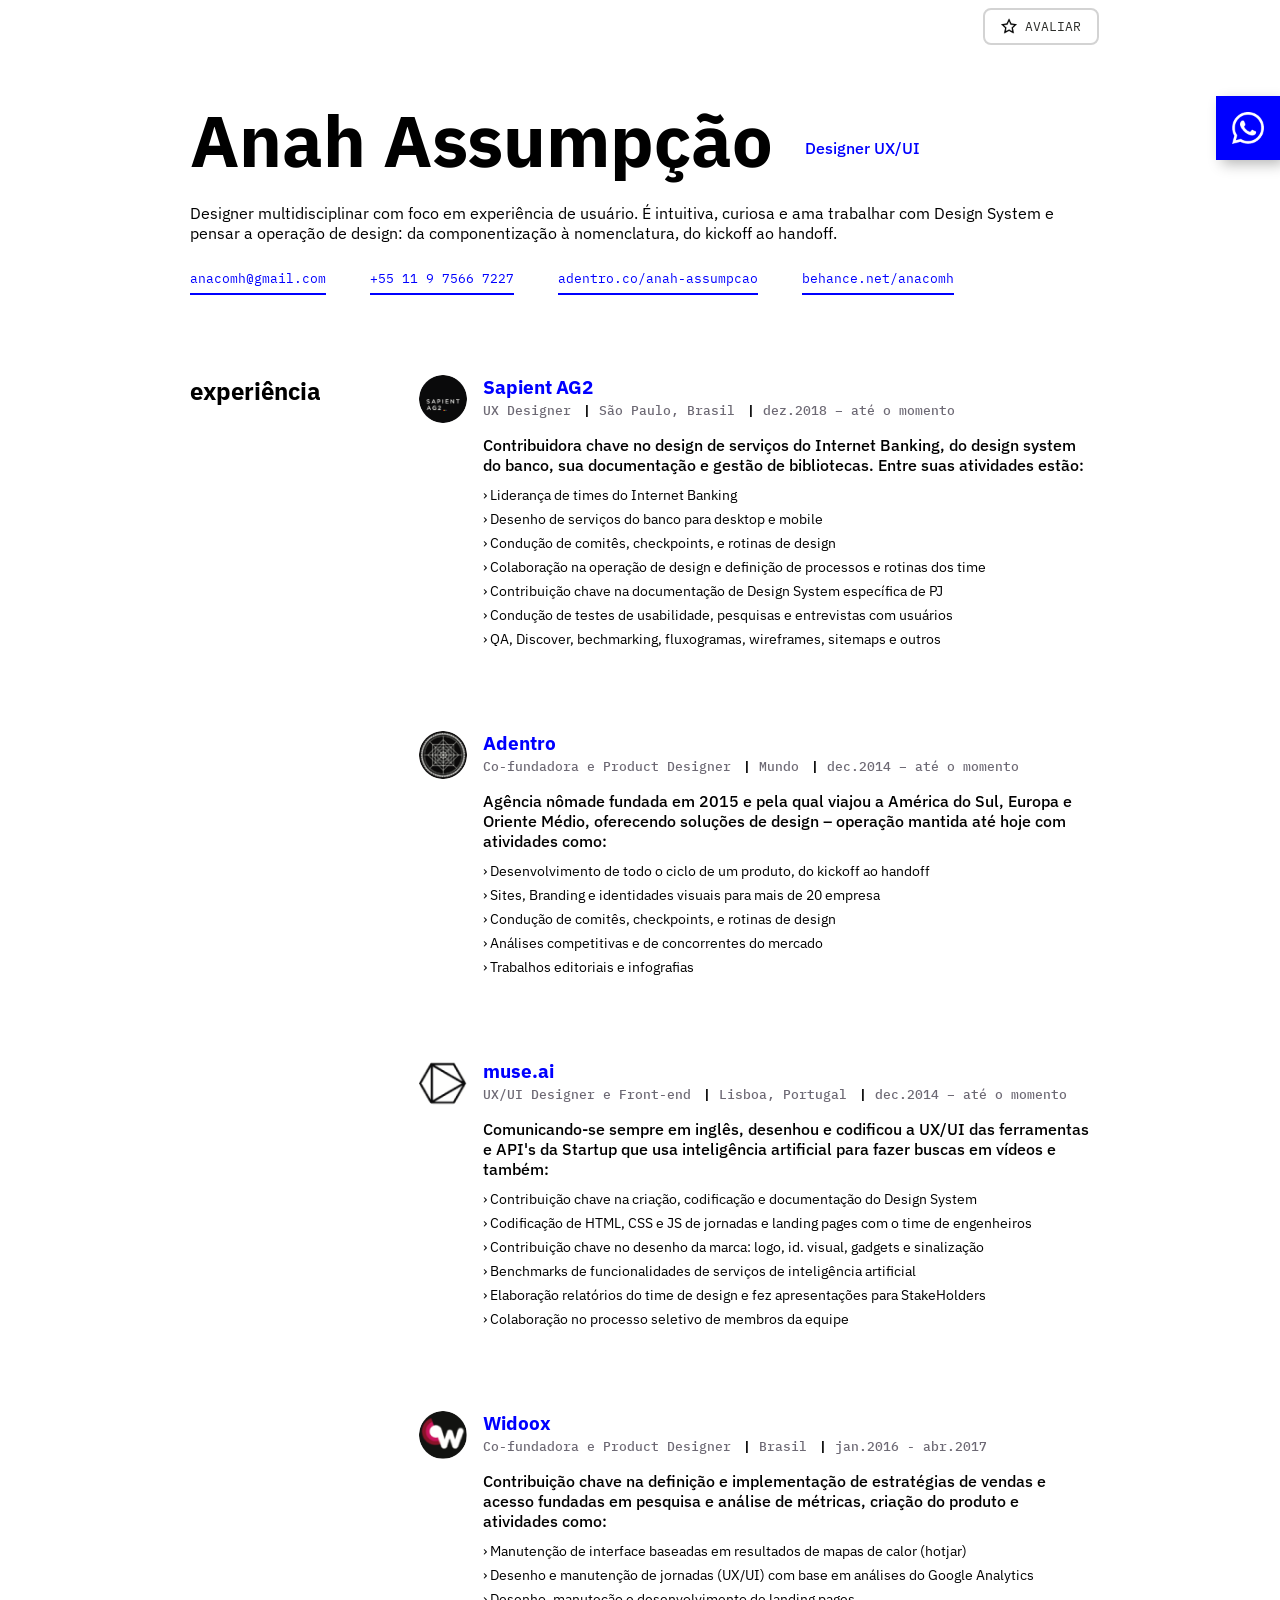
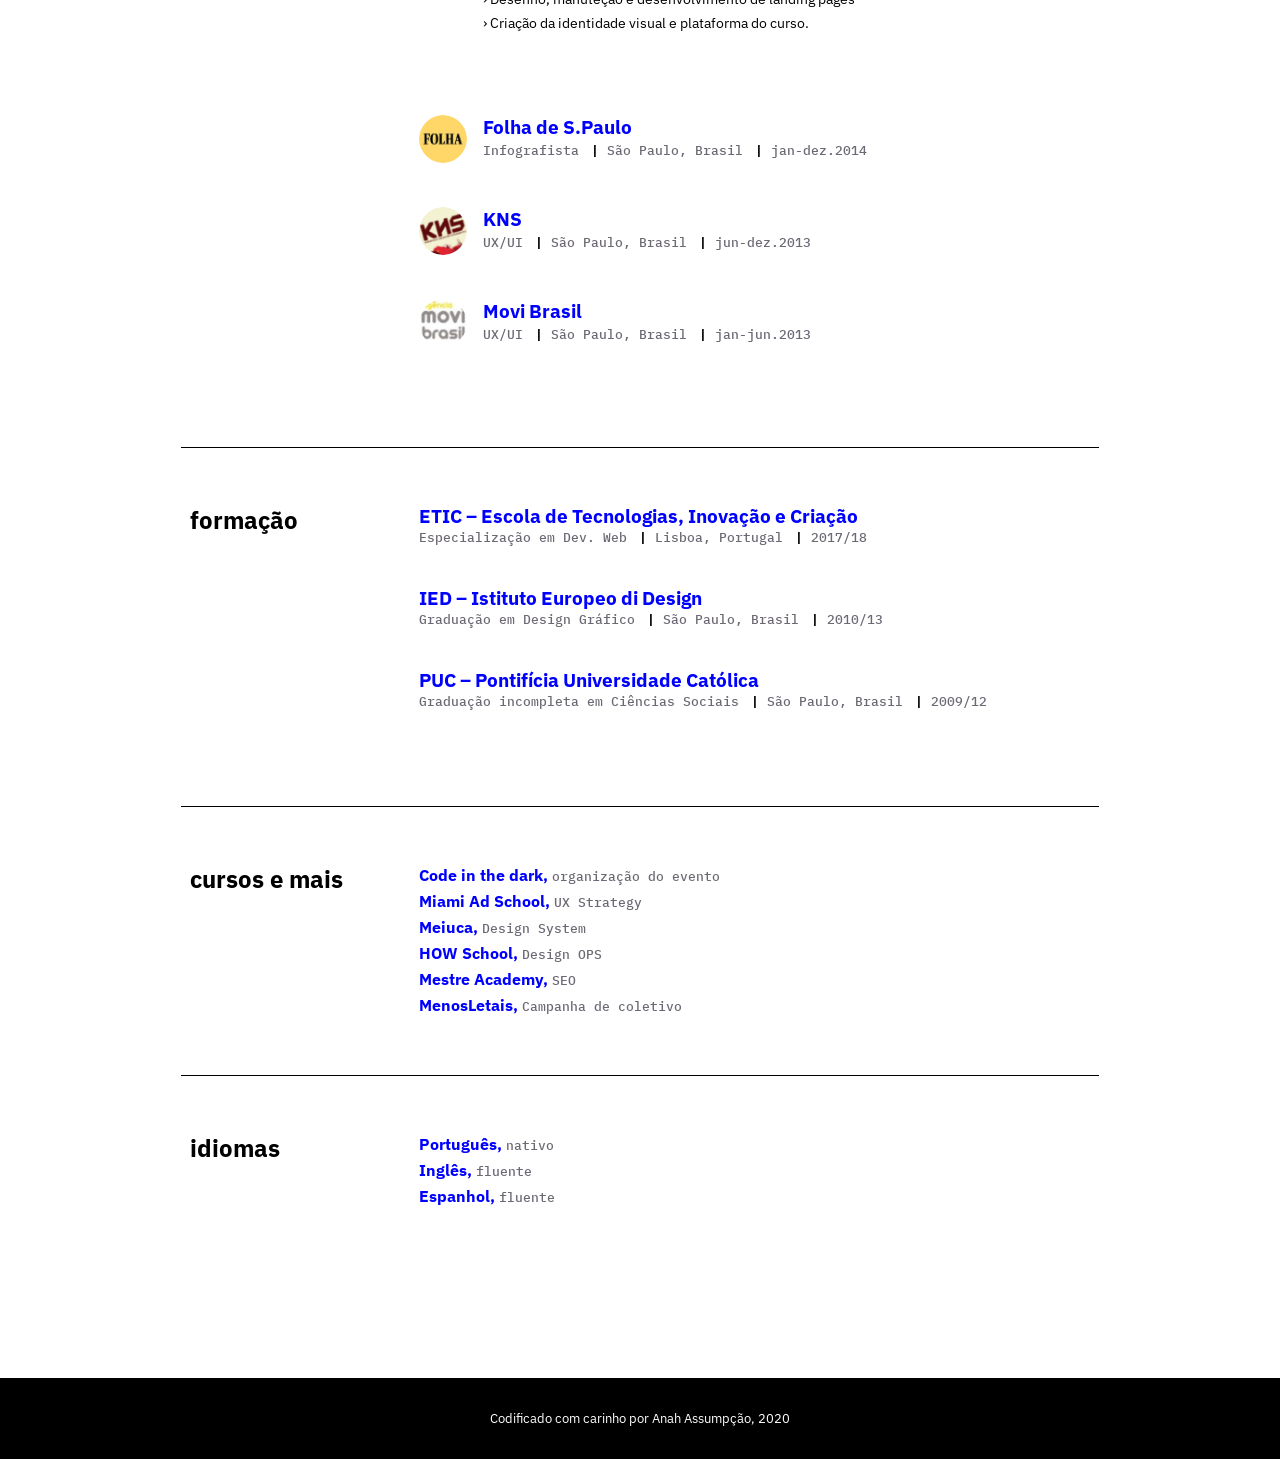
<file: index.html>
<!DOCTYPE html>
<html lang="en">
<head>
    <meta charset="UTF-8">
    <meta name="viewport" content="width=device-width, initial-scale=1.0">
    <title>CV Anah Assumpção</title>
    <link rel="preconnect" href="https://fonts.gstatic.com"> 
    <link rel="preconnect" href="https://fonts.gstatic.com"> 
<link href="https://fonts.googleapis.com/css2?family=IBM+Plex+Sans:wght@400;500;700&display=swap" rel="stylesheet">
    <link href="https://fonts.googleapis.com/css2?family=IBM+Plex+Mono:wght@500&display=swap" rel="stylesheet">

    <link rel="stylesheet" href="style.css">
</head>
<body>
<nav>
    <div class="container">
        <ul>
            <!-- <li><a id="ouvir-cv" data-audio="https://upload.wikimedia.org/wikipedia/en/5/5e/U2_One.ogg" class="icon-btn right" href="#ouvircv">Ouvir CV</a></li> -->
            <li><a id="avaliar-cv" target="_blank" class="icon-btn icon-star right" href="https://anacomh.typeform.com/to/KG0O7eK9">Avaliar</a></li>
        </ul>
    </div>
 
    <div class="clearfix"></div>
</nav>
<!-- CONTACT INFO -->
<main>
    <div class="container">
        <div class="row">
            <div class="col col12 m-col12 s-col12 left">
                <div class="name">
                    <h1>Anah Assumpção<span>Designer UX/UI</span></h1>
                    <p class="bio">Designer multidisciplinar com foco em experiência de usuário. É intuitiva, curiosa e ama trabalhar com Design System e pensar a operação de design: da componentização à nomenclatura, do kickoff ao handoff.</p>
                    
                </div>
                <div class="contact">
                    <ul>
                        <li><a href="mailto:anacomh@gmail.com">anacomh@gmail.com</a></li>
                        <li><a href="https://api.whatsapp.com/send/?phone=5511975667227&text&app_absent=0&lang=pt_br">+55 11 9 7566 7227</a></li>
                        <li><a href="http://adentro.co/anah-assumpcao">adentro.co/anah-assumpcao</li></a>
                        <li><a href="https://www.behance.net/anacomh">behance.net/anacomh</li></a>
                    </ul>
                </div>
            </div>
        </div>
    </div>
</main>
<!-- PROFESSIONAL EXPERIENCE -->
<section class="professional-experience">
    <div class="container">
        <div class="row">
            <div class="col col3 m-col3 s-col12 left">
                <h2>Experiência</h2>
            </div>
            <div class="col col9 m-col9 s-col12 left">
                <!-- SAPIENT -->
                <article class="experience big-exp">
                    <div class="exp-detail">
                        <figure>
                            <img src="imgs/sapient.png" alt="Logo da Sapient AG2">
                        </figure>
                        
                        <div class="exp-titles">
                            <h3>Sapient AG2</h3>
                            <h4>
                                <ul>
                                    <li>UX Designer</li>
                                    <li>São Paulo, Brasil</li>
                                    <li>dez.2018 – até o momento</li>
                                </ul>
                            </h4>
                        </div>
                    </div>
                    <div class="exp-description">
                        <p>
                            <strong>Contribuidora chave no design de serviços do Internet Banking, do design system do banco, sua documentação e gestão de bibliotecas. Entre suas atividades estão:</strong> 
                            <ul>
                                <li>Liderança de times do Internet Banking</li>
                                <li>Desenho de serviços do banco para desktop e mobile </li>
                                <li>Condução de comitês, checkpoints, e rotinas de design </li>
                                <li>Colaboração na operação de design e definição de processos e rotinas dos time </li>
                                <li>Contribuição chave na documentação de Design System específica de PJ </li>
                                <li>Condução de testes de usabilidade, pesquisas e entrevistas com usuários</li>
                                <li>QA, Discover, bechmarking, fluxogramas, wireframes, sitemaps e outros</p></li>
                            </ul>
                        </p>   
                    </div>
                </article>
                <!-- Adentro -->
                <article class="experience big-exp">
                    <div class="exp-detail">
                        <figure>
                            <img src="imgs/adentro.png" alt="Logo do Adentro">
                        </figure>
                        
                        <div class="exp-titles">
                            <h3>Adentro</h3>
                            <h4>
                                <ul>
                                    <li>Co-fundadora e Product Designer </li>
                                    <li>Mundo</li>
                                    <li>dec.2014 – até o momento</li>
                                </ul>
                            </h4>
                        </div>
                    </div>
                    <div class="exp-description">
                        <p>
                            <strong>Agência nômade fundada em 2015 e pela qual viajou a América do Sul, Europa e Oriente Médio, oferecendo soluções de design – operação mantida até hoje com atividades como:</strong> 
                            <ul>
                                <li>Desenvolvimento de todo o ciclo de um produto, do kickoff ao handoff</li>
                                <li>Sites, Branding e identidades visuais para mais de 20 empresa</li>
                                <li>Condução de comitês, checkpoints, e rotinas de design </li>
                                <li>Análises competitivas e de concorrentes do mercado</li>
                                <li>Trabalhos editoriais e infografias</li>
                            </ul>
                        </p>   
                    </div>
                </article>
                <!-- MUSE.AI -->
                <article class="experience big-exp">
                    <div class="exp-detail">
                        <figure>
                            <img src="imgs/muse.png" alt="Logo da muse.ai">
                        </figure>
                        
                        <div class="exp-titles">
                            <h3>muse.ai</h3>
                            <h4>
                                <ul>
                                    <li>UX/UI Designer e Front-end</li>
                                    <li>Lisboa, Portugal</li>
                                    <li>dec.2014 – até o momento</li>
                                </ul>
                            </h4>
                        </div>
                    </div>
                    <div class="exp-description">
                        <p>
                            <strong>Comunicando-se sempre em inglês, desenhou e codificou a UX/UI das ferramentas e API's da Startup que usa inteligência artificial para fazer buscas em vídeos e também:</strong> 
                            <ul>
                                <li>Contribuição chave na criação, codificação e documentação do Design System</li>
                                <li>Codificação de HTML, CSS e JS de jornadas e landing pages com o time de engenheiros</li>
                                <li>Contribuição chave no desenho da marca: logo, id. visual, gadgets e sinalização</li>
                                <li>Benchmarks de funcionalidades de serviços de inteligência artificial</li>
                                <li>Elaboração relatórios do time de design e fez apresentações para StakeHolders</li>
                                <li>Colaboração no processo seletivo de membros da equipe</li>
                            </ul>
                        </p>   
                    </div>
                </article>
            <!-- WIDOOX -->
                <article class="experience big-exp">
                    <div class="exp-detail">
                        <figure>
                            <img src="imgs/widoox.png" alt="Logo da Widoox">
                        </figure>
                        
                        <div class="exp-titles">
                            <h3>Widoox</h3>
                            <h4>
                                <ul>
                                    <li>Co-fundadora e Product Designer </li>
                                    <li>Brasil</li>
                                    <li>jan.2016 - abr.2017 </li>
                                </ul>
                            </h4>
                        </div>
                    </div>
                    <div class="exp-description">
                        <p>
                            <strong>Contribuição chave na definição e implementação de estratégias de vendas e acesso fundadas em pesquisa e análise de métricas, criação do produto e atividades como:</strong> 
                            <ul>
                                <li>Manutenção de interface baseadas em resultados de mapas de calor (hotjar)</li>
                                <li>Desenho e manutenção de jornadas (UX/UI) com base em análises do Google Analytics</li>
                                <li>Desenho, manuteção e desenvolvimento de landing pages </li>
                                <li>Criação da identidade visual e plataforma do curso.</li>
                            </ul>
                        </p>   
                    </div>
                </article>
                <!-- FOLHA -->
                <article class="experience small-exp">
                    <div class="exp-detail">
                        <figure>
                            <img src="imgs/folha.png" alt="Logo da Folha de São Paulo">
                        </figure>
                        
                        <div class="exp-titles">
                            <h3>Folha de S.Paulo</h3>
                            <h4>
                                <ul>
                                    <li>Infografista</li>
                                    <li>São Paulo, Brasil</li>
                                    <li>jan-dez.2014</li>
                                </ul>
                            </h4>
                        </div>
                    </div>
                </article>
                <!-- KNS -->
                <article class="experience small-exp">
                    <div class="exp-detail">
                        <figure>
                            <img src="imgs/kns.png" alt="Logo da KNS">
                        </figure>
                        
                        <div class="exp-titles">
                            <h3>KNS</h3>
                            <h4>
                                <ul>
                                    <li>UX/UI</li>
                                    <li>São Paulo, Brasil</li>
                                    <li>jun-dez.2013</li>
                                </ul>
                            </h4>
                        </div>
                    </div>
                </article>
                <!-- MOVI BRASIL -->
                <article class="experience small-exp">
                    <div class="exp-detail">
                        <figure>
                            <img src="imgs/movi.png" alt="Logo da Movi Brasil">
                        </figure>
                        
                        <div class="exp-titles">
                            <h3>Movi Brasil</h3>
                            <h4>
                                <ul>
                                    <li>UX/UI</li>
                                    <li>São Paulo, Brasil</li>
                                    <li>jan-jun.2013</li>
                                </ul>
                            </h4>
                        </div>
                    </div>
                </article>
            </div>
        </div>
    </div>
</section>
<!-- EDUCATION -->
<section class="education">
    <div class="container">
        <div class="row">
            <div class="col col3 m-col3 s-col12 left">
                <h2>Formação</h2>
            </div>
            <div class="col col9 m-col9 s-col12 left">
                <!-- ETIC -->
                <article class="experience small-exp">
                    <div class="exp-detail">
                        <div class="exp-titles">
                            <h3>ETIC – Escola de Tecnologias, Inovação e Criação</h3>
                            <ul>
                                <li>Especialização em Dev. Web</li>
                                <li>Lisboa, Portugal</li>
                                <li>2017/18</li>
                            </ul>
                        </div>
                    </div>
                </article>

                <!-- IED -->
                <article class="experience small-exp">
                    <div class="exp-detail">
                        <div class="exp-titles">
                            <h3>IED – Istituto Europeo di Design</h3>
                            <ul>
                                <li>Graduação em Design Gráfico</li>
                                <li>São Paulo, Brasil</li>
                                <li>2010/13</li>
                            </ul>
                        </div>
                    </div>
                </article>

                <!-- PUC -->
                <article class="experience small-exp">
                    <div class="exp-detail">
                        <div class="exp-titles">
                            <h3>PUC – Pontifícia Universidade Católica</h3>
                            <ul>
                                <li>Graduação incompleta em Ciências Sociais</li>
                                <li>São Paulo, Brasil</li>
                                <li>2009/12</li>
                            </ul>
                        </div>
                    </div>
                </article>            
            </div>
        </div>
    </div>
</section>
<!-- COURSES -->
<section class="courses">
    <div class="container">
        <div class="row">
            <div class="col col3 m-col3 s-col12 left">
                <h2>cursos e mais</h2>
            </div>
            <div class="col col9 m-col9 s-col12 left">
                <ul class="line-entry">
                    <li>Code in the dark, <span>organização do evento</span></li>
                    <li>Miami Ad School, <span>UX Strategy</span></li>
                    <li>Meiuca, <span>Design System </span></li>
                    <li>HOW School, <span>Design OPS </span></li>
                    <li>Mestre Academy, <span>SEO</span></li>
                    <li>MenosLetais, <span>Campanha de coletivo</span></li>
                </ul>
            </div>
        </div>  
    </div>
</section>
<section class="language">
    <div class="container">
        <div class="row">
            <div class="col col3 m-col3 s-col12 left">
                <h2>Idiomas</h2>
            </div>
            <div class="col col9 m-col9 s-col12 left">
                <ul class="line-entry">
                    <li>Português, <span>nativo</span></li>
                    <li>Inglês, <span>fluente</span></li>
                    <li>Espanhol, <span>fluente</span></li>
                </ul>
            </div>  
        </div>
    </div>        
</section>
<footer>
    <a href="https://api.whatsapp.com/send/?phone=5511975667227&text&app_absent=0&lang=pt_br">
        <div class="whatsapp">
            <img class="whatslogo" src="imgs/whastapp.png" alt="">
        </div>
    </a>
    <div class="container">
        <div class="row">
            <div class="col col12 m-col12 s-col12 left">
                <p>Codificado com carinho por Anah Assumpção, 2020 </p>
            </div>
        </div>
    </div>
</footer>
<script>
    /*SIMPLE AUDIO PLAYER*/(function() {
    
    var AUD = document.createElement("audio"),
        BTN = document.querySelectorAll("[data-audio]"),
        tot = BTN.length;
    
    function playPause() {
        // Get track URL from clicked element's data attribute
        var src = this.dataset.audio;
        // Are we already listening that track?
        if(AUD.src != src) AUD.src = src;
        // Toggle audio play() / pause() methods
        AUD[AUD.paused ? "play" : "pause"]();
        // Remove active class from all other buttons
        for(var j=0;j<tot;j++) if(BTN[j]!=this) BTN[j].classList.remove("on");
        // Add active class to clicked button
        this.classList.toggle("on");
        // Track ended? (Remove active class etc)
        AUD.addEventListener("ended", playPause);
    }
    
    for(var i=0;i<tot;i++) BTN[i].addEventListener("click", playPause);
    
    }());
</script>
</body>
</html>
</file>
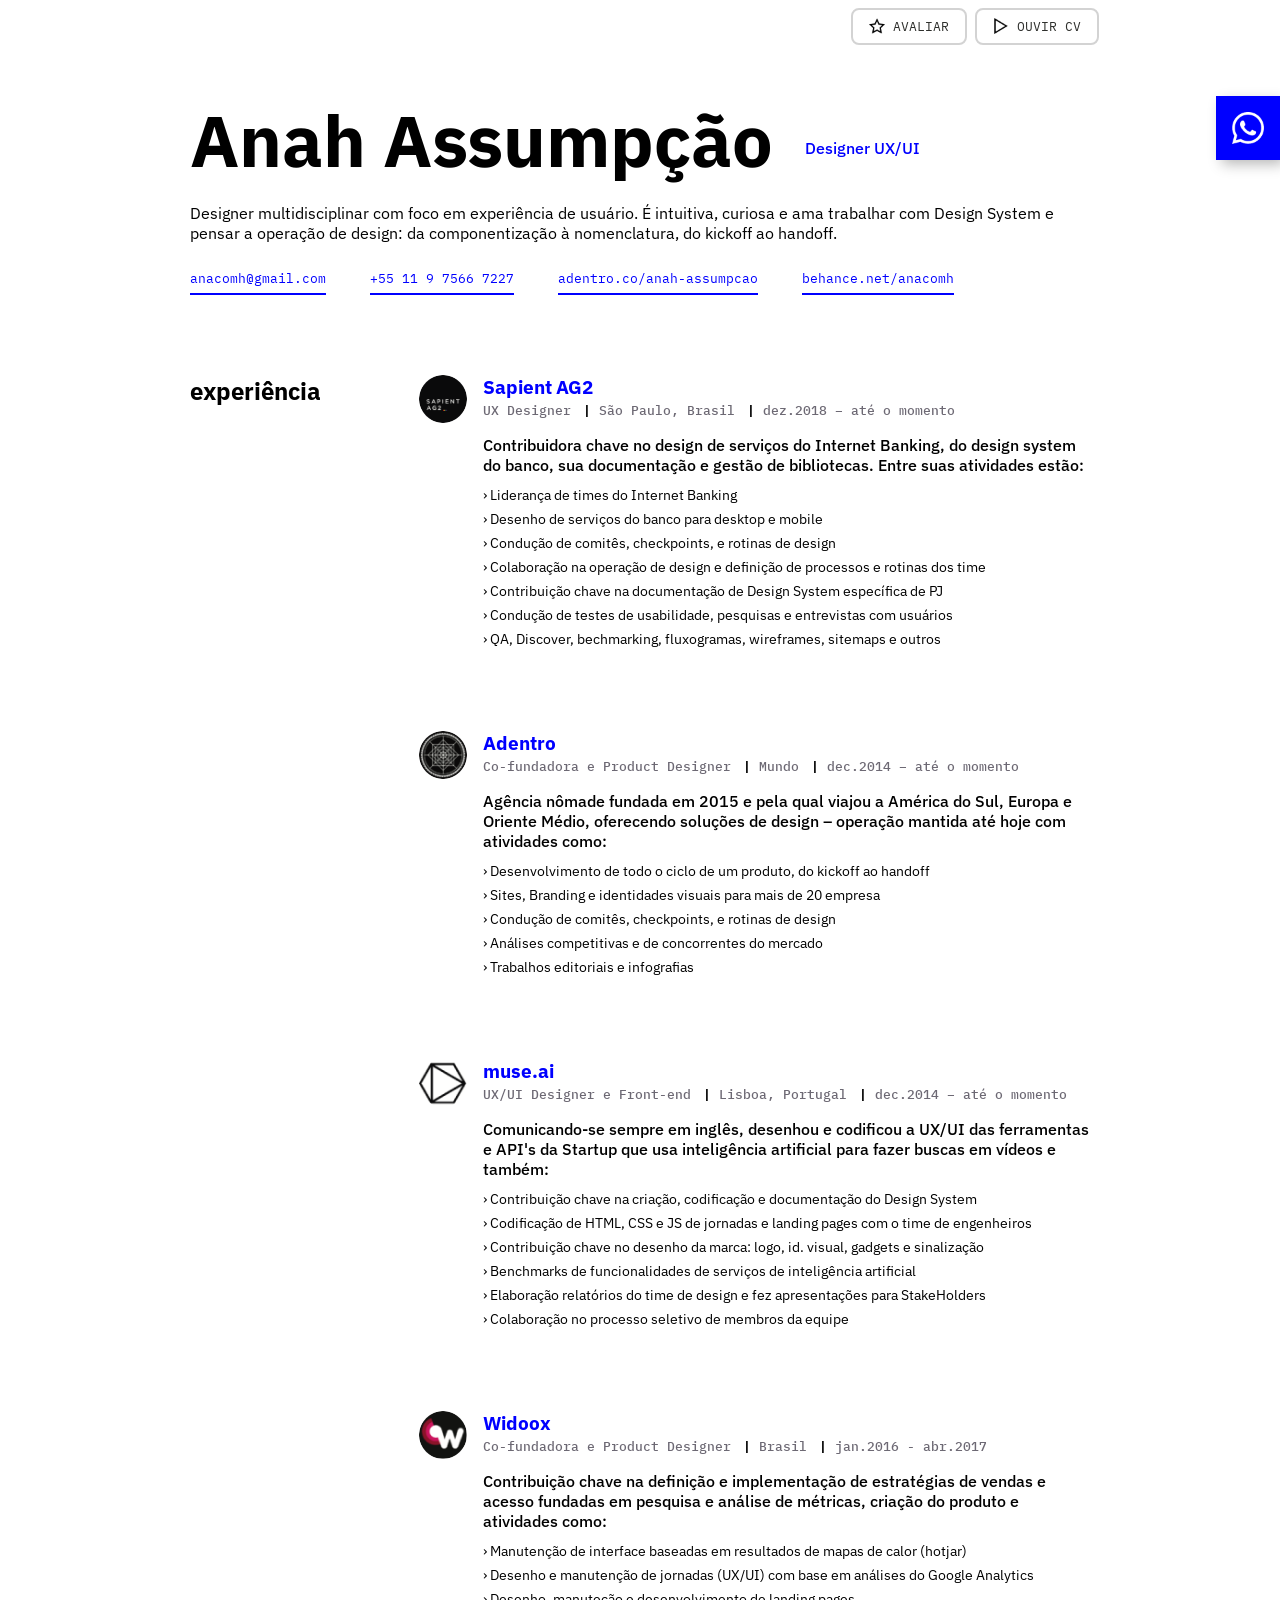
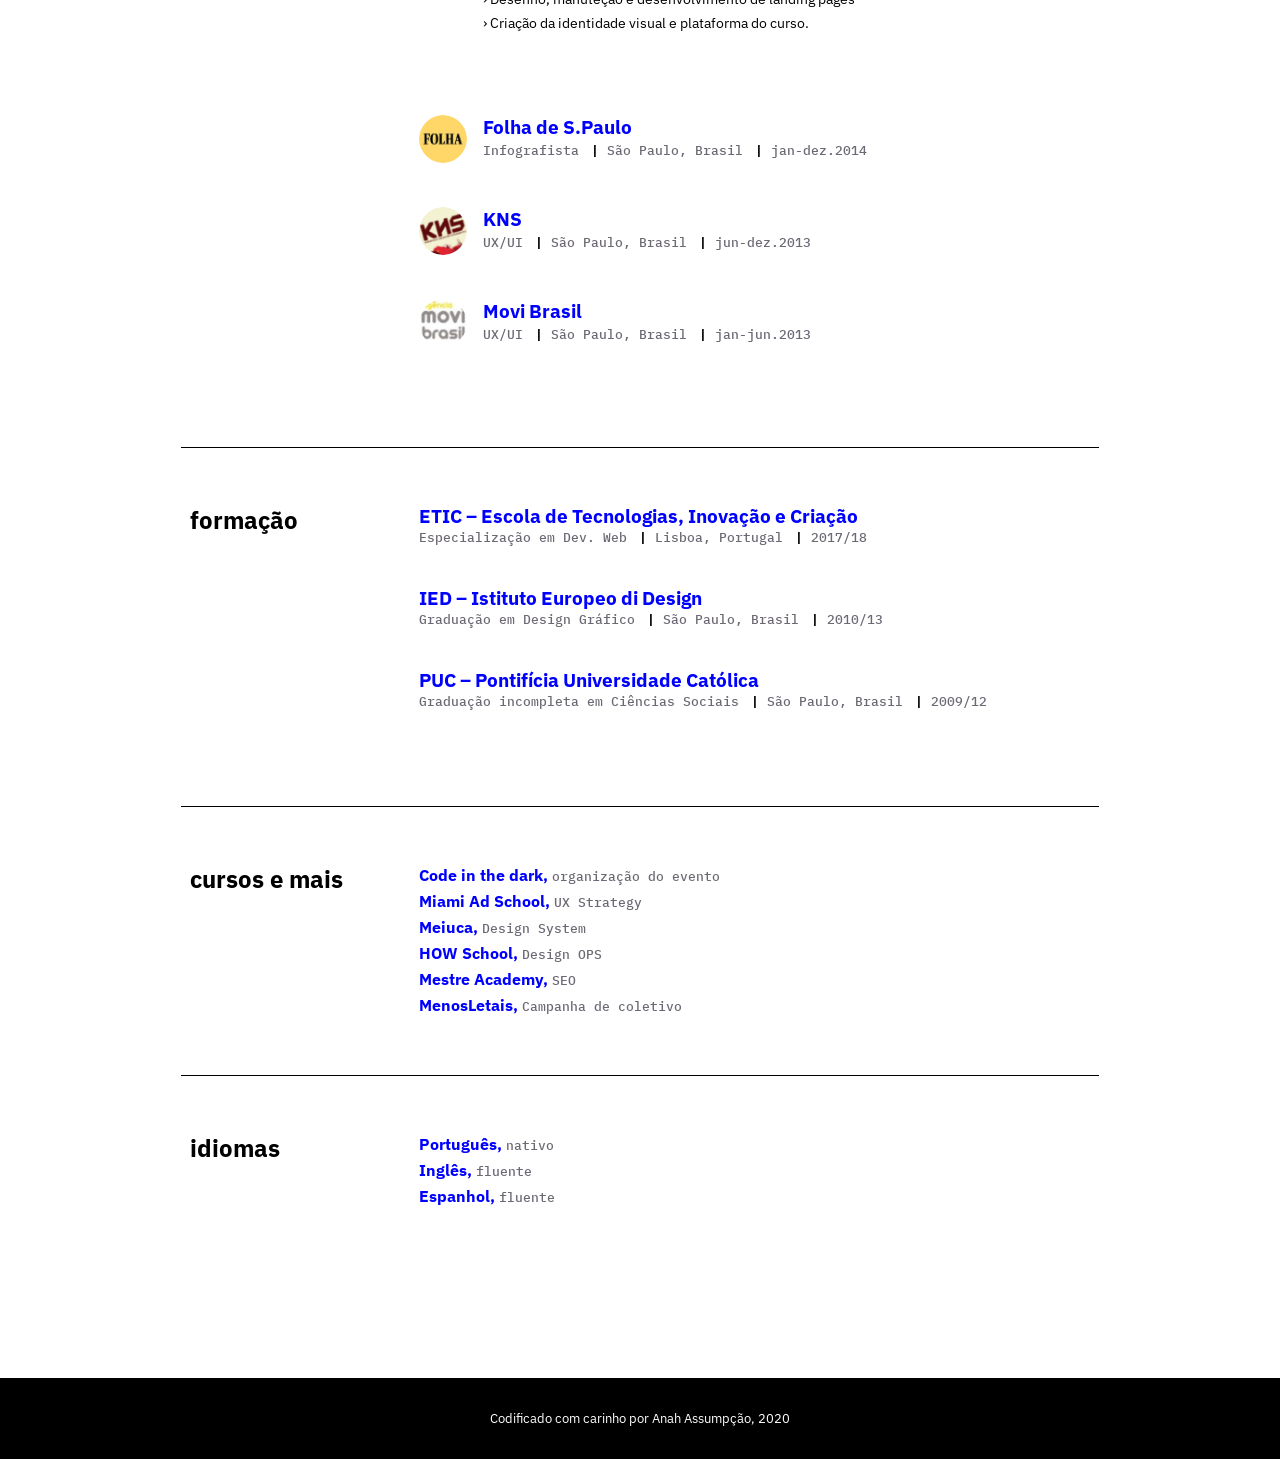
<file: cv.html>
<!DOCTYPE html>
<html lang="en">
<head>
    <meta charset="UTF-8">
    <meta name="viewport" content="width=device-width, initial-scale=1.0">
    <title>CV Anah Assumpção</title>
    <link rel="preconnect" href="https://fonts.gstatic.com"> 
    <link rel="preconnect" href="https://fonts.gstatic.com"> 
<link href="https://fonts.googleapis.com/css2?family=IBM+Plex+Sans:wght@400;500;700&display=swap" rel="stylesheet">
    <link href="https://fonts.googleapis.com/css2?family=IBM+Plex+Mono:wght@500&display=swap" rel="stylesheet">

    <link rel="stylesheet" href="style.css">
</head>
<body>
<nav>
    <div class="container">
        <ul>
            <li><a id="ouvir-cv" data-audio="https://upload.wikimedia.org/wikipedia/en/5/5e/U2_One.ogg" class="icon-btn right" href="#ouvircv">Ouvir CV</a></li>
            <li><a id="avaliar-cv" target="_blank" class="icon-btn icon-star right" href="https://anacomh.typeform.com/to/KG0O7eK9">Avaliar</a></li>
        </ul>
    </div>
 
    <div class="clearfix"></div>
</nav>
<!-- CONTACT INFO -->
<main>
    <div class="container">
        <div class="row">
            <div class="col col12 m-col12 s-col12 left">
                <div class="name">
                    <h1>Anah Assumpção<span>Designer UX/UI</span></h1>
                    <p class="bio">Designer multidisciplinar com foco em experiência de usuário. É intuitiva, curiosa e ama trabalhar com Design System e pensar a operação de design: da componentização à nomenclatura, do kickoff ao handoff.</p>
                    
                </div>
                <div class="contact">
                    <ul>
                        <li><a href="mailto:anacomh@gmail.com">anacomh@gmail.com</a></li>
                        <li><a href="https://api.whatsapp.com/send/?phone=5511975667227&text&app_absent=0&lang=pt_br">+55 11 9 7566 7227</a></li>
                        <li><a href="http://adentro.co/anah-assumpcao">adentro.co/anah-assumpcao</li></a>
                        <li><a href="https://www.behance.net/anacomh">behance.net/anacomh</li></a>
                    </ul>
                </div>
            </div>
        </div>
    </div>
</main>
<!-- PROFESSIONAL EXPERIENCE -->
<section class="professional-experience">
    <div class="container">
        <div class="row">
            <div class="col col3 m-col3 s-col12 left">
                <h2>Experiência</h2>
            </div>
            <div class="col col9 m-col9 s-col12 left">
                <!-- SAPIENT -->
                <article class="experience big-exp">
                    <div class="exp-detail">
                        <figure>
                            <img src="imgs/sapient.png" alt="Logo da Sapient AG2">
                        </figure>
                        
                        <div class="exp-titles">
                            <h3>Sapient AG2</h3>
                            <h4>
                                <ul>
                                    <li>UX Designer</li>
                                    <li>São Paulo, Brasil</li>
                                    <li>dez.2018 – até o momento</li>
                                </ul>
                            </h4>
                        </div>
                    </div>
                    <div class="exp-description">
                        <p>
                            <strong>Contribuidora chave no design de serviços do Internet Banking, do design system do banco, sua documentação e gestão de bibliotecas. Entre suas atividades estão:</strong> 
                            <ul>
                                <li>Liderança de times do Internet Banking</li>
                                <li>Desenho de serviços do banco para desktop e mobile </li>
                                <li>Condução de comitês, checkpoints, e rotinas de design </li>
                                <li>Colaboração na operação de design e definição de processos e rotinas dos time </li>
                                <li>Contribuição chave na documentação de Design System específica de PJ </li>
                                <li>Condução de testes de usabilidade, pesquisas e entrevistas com usuários</li>
                                <li>QA, Discover, bechmarking, fluxogramas, wireframes, sitemaps e outros</p></li>
                            </ul>
                        </p>   
                    </div>
                </article>
                <!-- Adentro -->
                <article class="experience big-exp">
                    <div class="exp-detail">
                        <figure>
                            <img src="imgs/adentro.png" alt="Logo do Adentro">
                        </figure>
                        
                        <div class="exp-titles">
                            <h3>Adentro</h3>
                            <h4>
                                <ul>
                                    <li>Co-fundadora e Product Designer </li>
                                    <li>Mundo</li>
                                    <li>dec.2014 – até o momento</li>
                                </ul>
                            </h4>
                        </div>
                    </div>
                    <div class="exp-description">
                        <p>
                            <strong>Agência nômade fundada em 2015 e pela qual viajou a América do Sul, Europa e Oriente Médio, oferecendo soluções de design – operação mantida até hoje com atividades como:</strong> 
                            <ul>
                                <li>Desenvolvimento de todo o ciclo de um produto, do kickoff ao handoff</li>
                                <li>Sites, Branding e identidades visuais para mais de 20 empresa</li>
                                <li>Condução de comitês, checkpoints, e rotinas de design </li>
                                <li>Análises competitivas e de concorrentes do mercado</li>
                                <li>Trabalhos editoriais e infografias</li>
                            </ul>
                        </p>   
                    </div>
                </article>
                <!-- MUSE.AI -->
                <article class="experience big-exp">
                    <div class="exp-detail">
                        <figure>
                            <img src="imgs/muse.png" alt="Logo da muse.ai">
                        </figure>
                        
                        <div class="exp-titles">
                            <h3>muse.ai</h3>
                            <h4>
                                <ul>
                                    <li>UX/UI Designer e Front-end</li>
                                    <li>Lisboa, Portugal</li>
                                    <li>dec.2014 – até o momento</li>
                                </ul>
                            </h4>
                        </div>
                    </div>
                    <div class="exp-description">
                        <p>
                            <strong>Comunicando-se sempre em inglês, desenhou e codificou a UX/UI das ferramentas e API's da Startup que usa inteligência artificial para fazer buscas em vídeos e também:</strong> 
                            <ul>
                                <li>Contribuição chave na criação, codificação e documentação do Design System</li>
                                <li>Codificação de HTML, CSS e JS de jornadas e landing pages com o time de engenheiros</li>
                                <li>Contribuição chave no desenho da marca: logo, id. visual, gadgets e sinalização</li>
                                <li>Benchmarks de funcionalidades de serviços de inteligência artificial</li>
                                <li>Elaboração relatórios do time de design e fez apresentações para StakeHolders</li>
                                <li>Colaboração no processo seletivo de membros da equipe</li>
                            </ul>
                        </p>   
                    </div>
                </article>
            <!-- WIDOOX -->
                <article class="experience big-exp">
                    <div class="exp-detail">
                        <figure>
                            <img src="imgs/widoox.png" alt="Logo da Widoox">
                        </figure>
                        
                        <div class="exp-titles">
                            <h3>Widoox</h3>
                            <h4>
                                <ul>
                                    <li>Co-fundadora e Product Designer </li>
                                    <li>Brasil</li>
                                    <li>jan.2016 - abr.2017 </li>
                                </ul>
                            </h4>
                        </div>
                    </div>
                    <div class="exp-description">
                        <p>
                            <strong>Contribuição chave na definição e implementação de estratégias de vendas e acesso fundadas em pesquisa e análise de métricas, criação do produto e atividades como:</strong> 
                            <ul>
                                <li>Manutenção de interface baseadas em resultados de mapas de calor (hotjar)</li>
                                <li>Desenho e manutenção de jornadas (UX/UI) com base em análises do Google Analytics</li>
                                <li>Desenho, manuteção e desenvolvimento de landing pages </li>
                                <li>Criação da identidade visual e plataforma do curso.</li>
                            </ul>
                        </p>   
                    </div>
                </article>
                <!-- FOLHA -->
                <article class="experience small-exp">
                    <div class="exp-detail">
                        <figure>
                            <img src="imgs/folha.png" alt="Logo da Folha de São Paulo">
                        </figure>
                        
                        <div class="exp-titles">
                            <h3>Folha de S.Paulo</h3>
                            <h4>
                                <ul>
                                    <li>Infografista</li>
                                    <li>São Paulo, Brasil</li>
                                    <li>jan-dez.2014</li>
                                </ul>
                            </h4>
                        </div>
                    </div>
                </article>
                <!-- KNS -->
                <article class="experience small-exp">
                    <div class="exp-detail">
                        <figure>
                            <img src="imgs/kns.png" alt="Logo da KNS">
                        </figure>
                        
                        <div class="exp-titles">
                            <h3>KNS</h3>
                            <h4>
                                <ul>
                                    <li>UX/UI</li>
                                    <li>São Paulo, Brasil</li>
                                    <li>jun-dez.2013</li>
                                </ul>
                            </h4>
                        </div>
                    </div>
                </article>
                <!-- MOVI BRASIL -->
                <article class="experience small-exp">
                    <div class="exp-detail">
                        <figure>
                            <img src="imgs/movi.png" alt="Logo da Movi Brasil">
                        </figure>
                        
                        <div class="exp-titles">
                            <h3>Movi Brasil</h3>
                            <h4>
                                <ul>
                                    <li>UX/UI</li>
                                    <li>São Paulo, Brasil</li>
                                    <li>jan-jun.2013</li>
                                </ul>
                            </h4>
                        </div>
                    </div>
                </article>
            </div>
        </div>
    </div>
</section>
<!-- EDUCATION -->
<section class="education">
    <div class="container">
        <div class="row">
            <div class="col col3 m-col3 s-col12 left">
                <h2>Formação</h2>
            </div>
            <div class="col col9 m-col9 s-col12 left">
                <!-- ETIC -->
                <article class="experience small-exp">
                    <div class="exp-detail">
                        <div class="exp-titles">
                            <h3>ETIC – Escola de Tecnologias, Inovação e Criação</h3>
                            <ul>
                                <li>Especialização em Dev. Web</li>
                                <li>Lisboa, Portugal</li>
                                <li>2017/18</li>
                            </ul>
                        </div>
                    </div>
                </article>

                <!-- IED -->
                <article class="experience small-exp">
                    <div class="exp-detail">
                        <div class="exp-titles">
                            <h3>IED – Istituto Europeo di Design</h3>
                            <ul>
                                <li>Graduação em Design Gráfico</li>
                                <li>São Paulo, Brasil</li>
                                <li>2010/13</li>
                            </ul>
                        </div>
                    </div>
                </article>

                <!-- PUC -->
                <article class="experience small-exp">
                    <div class="exp-detail">
                        <div class="exp-titles">
                            <h3>PUC – Pontifícia Universidade Católica</h3>
                            <ul>
                                <li>Graduação incompleta em Ciências Sociais</li>
                                <li>São Paulo, Brasil</li>
                                <li>2009/12</li>
                            </ul>
                        </div>
                    </div>
                </article>            
            </div>
        </div>
    </div>
</section>
<!-- COURSES -->
<section class="courses">
    <div class="container">
        <div class="row">
            <div class="col col3 m-col3 s-col12 left">
                <h2>cursos e mais</h2>
            </div>
            <div class="col col9 m-col9 s-col12 left">
                <ul class="line-entry">
                    <li>Code in the dark, <span>organização do evento</span></li>
                    <li>Miami Ad School, <span>UX Strategy</span></li>
                    <li>Meiuca, <span>Design System </span></li>
                    <li>HOW School, <span>Design OPS </span></li>
                    <li>Mestre Academy, <span>SEO</span></li>
                    <li>MenosLetais, <span>Campanha de coletivo</span></li>
                </ul>
            </div>
        </div>  
    </div>
</section>
<section class="language">
    <div class="container">
        <div class="row">
            <div class="col col3 m-col3 s-col12 left">
                <h2>Idiomas</h2>
            </div>
            <div class="col col9 m-col9 s-col12 left">
                <ul class="line-entry">
                    <li>Português, <span>nativo</span></li>
                    <li>Inglês, <span>fluente</span></li>
                    <li>Espanhol, <span>fluente</span></li>
                </ul>
            </div>  
        </div>
    </div>        
</section>
<footer>
    <a href="https://api.whatsapp.com/send/?phone=5511975667227&text&app_absent=0&lang=pt_br">
        <div class="whatsapp">
            <img class="whatslogo" src="imgs/whastapp.png" alt="">
        </div>
    </a>
    <div class="container">
        <div class="row">
            <div class="col col12 m-col12 s-col12 left">
                <p>Codificado com carinho por Anah Assumpção, 2020 </p>
            </div>
        </div>
    </div>
</footer>
<script>
    /*SIMPLE AUDIO PLAYER*/(function() {
    
    var AUD = document.createElement("audio"),
        BTN = document.querySelectorAll("[data-audio]"),
        tot = BTN.length;
    
    function playPause() {
        // Get track URL from clicked element's data attribute
        var src = this.dataset.audio;
        // Are we already listening that track?
        if(AUD.src != src) AUD.src = src;
        // Toggle audio play() / pause() methods
        AUD[AUD.paused ? "play" : "pause"]();
        // Remove active class from all other buttons
        for(var j=0;j<tot;j++) if(BTN[j]!=this) BTN[j].classList.remove("on");
        // Add active class to clicked button
        this.classList.toggle("on");
        // Track ended? (Remove active class etc)
        AUD.addEventListener("ended", playPause);
    }
    
    for(var i=0;i<tot;i++) BTN[i].addEventListener("click", playPause);
    
    }());
</script>
</body>
</html>
</file>
<file: style.css>
/*** BASIC RESET ***/
*{box-sizing:border-box;}
html,body{font-size: 16px;padding:0;margin: 0;}
a{text-decoration: none;}
ul {list-style: none;padding: 0;margin: 0;}
li{margin: 0;}
img{width:100%;}
figure{margin:0;}
p{margin-top: 0!important;}
.container{width: 970px;margin:0 auto;}
/*Helper*/
.left {float: left;}
.right {float: right;}
.text-right{text-align: right;}
.clearfix:after{content:'.';clear:both;display:block;height:0;visibility:hidden;}
strong{font-weight: 500; }

/* general */
h1,h2,h3,h4,p,li {font-family: 'IBM Plex Sans', sans-serif;margin: 0;}
h3,h4{color: blue;}
h2 {text-transform: lowercase; }
a{ font-family: 'IBM Plex Mono', monospace;color:blue;}


/*GRID*/
.container{max-width:970px;margin:0 auto;position:relative;padding:0 2%;}
.row{margin:0;}
.row:after{content:'.';clear:both;display:block;height:0;visibility:hidden;}
.col{position:relative;padding:0 1%;min-height:1px;}
.col1{width:8.333%;}
.col2{width:16.667%;}
.col3{width:25%;}
.col4{width:33.333%;}
.col5{width:41.667%;}
.col6{width:50%;}
.col7{width:58.33%;}
.col8{width:66.667%;}
.col9{width:75%;}
.col10{width:83.333%;}
.col11{width:91.667%;}
.col12{width:100%;}




/* Icon Button */
.icon-btn{
    border: 2px solid lightgray;
    box-sizing: border-box;
    border-radius: .5rem;
    padding: .5rem 1rem;
    margin-left: 8px;
    text-transform: uppercase;
    color: #2E2F2C;
    font-family: IBM Plex Mono;
    text-align: center;
    font-size: .8rem;
    margin-top: .5rem;
    /* position: relative; */
}

.icon-btn::before{
    content:"";
    width: 16px;
    height: 16px;
    float: left;
    padding-right: 8px;
    background-repeat: no-repeat;
    background-size: 16px;
}

[data-audio]{cursor:pointer;}
[data-audio].on{color:blue;}
[data-audio]:before{background-image:url(imgs/play.png)}
[data-audio].on:before{background-image:url(imgs/pause.png)}

.icon-star::before{
    background-image:url(imgs/estrela.png);
}

.icon-sound::before{
    background-image:url(imgs/som.png);
}

/* MAIN */

h1{ 
    font-size: 4.5rem;
    margin: 3rem 0 1rem 0 ;
}
h1 span {
    font-size: 1rem;
    font-weight: 500;
    vertical-align: middle;
    margin-left: 2rem;
    color: blue;
}
.contact ul li {
    margin-top: 1.5rem;
    display: inline-block;
}

/* .contact ul li:not(:first-child)::before  {
    content: "|";
    color: black;
    font-weight: bolder;
    padding: 0 10px;
} */

.contact a{ 
    display: inline-block;
    position: relative;
    color: blue;
    margin-right: 40px;
    font-size: .8rem!important;
    /* transition: all ease-in-out .3s; */
}

main .contact a:hover{
    /* color: black; */
      transition: width ease-in-out .3s;
}
main .contact a::after{
    content:"";
    position: absolute;
    left: 0;
    bottom: -.5rem;
    width: 100%;
    /* padding-left: 1rem; */
    height: 2px;
    background: blue;
    transition: all ease-in-out .1s;
}

main .contact a:hover::after{
    /* left: 40%;
    width: 70%; */
    bottom: -1.5rem;
    height: 16px;
    /* background: rgb(0, 0, 0); */
}

/* ARTICLE:EXPERIENCE */

main{
    margin-bottom: 2rem;
}

.big-exp {
    margin-bottom: 5rem;
}

.small-exp {
    margin-bottom: 2.5rem;
}

section .row{
    padding: 3.5rem 0;
    border-top: .5px solid black;
}

.professional-experience .row {
    border-top: none!important;
    margin-top: none!important;
}
.exp-detail{
    display: flex;
}

.exp-titles ul li {
    display: inline-block;
    font-size: .8rem;
    font-family: 'IBM Plex Mono', monospace;
    color: #6D6974;
    font-weight: 500;
}

.exp-titles ul li:not(:first-child)::before  {
    content: "|";
    color: black;
    font-weight: bolder;
    padding: 0 .5rem;
}


.experience img{
    width: 3rem;
    border-radius: 2rem;
    /* display: ; */
    margin-right: 1rem;
}

.exp-description { 
    margin-top: .5rem;;
    margin-left: 4rem;
}

.exp-description ul{
    margin-top: .5rem;
    line-height: 1.5rem;
    font-size: .9rem;
}

.exp-description ul li::before{
    content: "› ";
}

/* EDUCATION */

.line-entry{
    font-family: 'IBM Plex Sans', sans-serif;
    color: blue;
    font-weight: 700;
    line-height: 1.5rem;
}

.line-entry span{
    font-family: 'IBM Plex Mono', monospace;
    color: #6D6974; 
    font-weight: 500;
    font-size: .8rem;
    
}


/* FOOTER */


footer{
    margin-top: 7rem;
    text-align: center;
    font-size: .8rem;
    background:black;
    padding: 2rem 0; 
    color: white;
    position: relative;
}

.whatsapp{
    position: fixed;
    width: 64px;
    height: 64px;
    background: blue;
    top: 6rem;
    right: 0;
    /* border-radius: 100%; */
    -webkit-box-shadow: 5px 5px 13px -1px rgba(0,0,0,0.29); 
    box-shadow: 5px 5px 13px -1px rgba(0,0,0,0.29);
}

.whatslogo{
    position: absolute;
    top: 50%;
    left: 50%;
    transform: translate(-50%,-50%);
    width: 2rem;
    fill: white;

}



@media only screen and (max-width:970px){

	.s-col1{width:8.333%!important;}
	.s-col2{width:16.667%;}
	.s-col3{width:25%;}
	.s-col4{width:33.333%;}
	.s-col5{width:41.667%;}
	.s-col6{width:50%;}
	.s-col7{width:58.33%;}
	.s-col8{width:66.667%;}
	.s-col9{width:75%;}
	.s-col10{width:83.333%;}
	.s-col11{width:91.667%;}
	.s-col12{width:100%}
	.col{padding:1%;}

    }    
}
</file>
